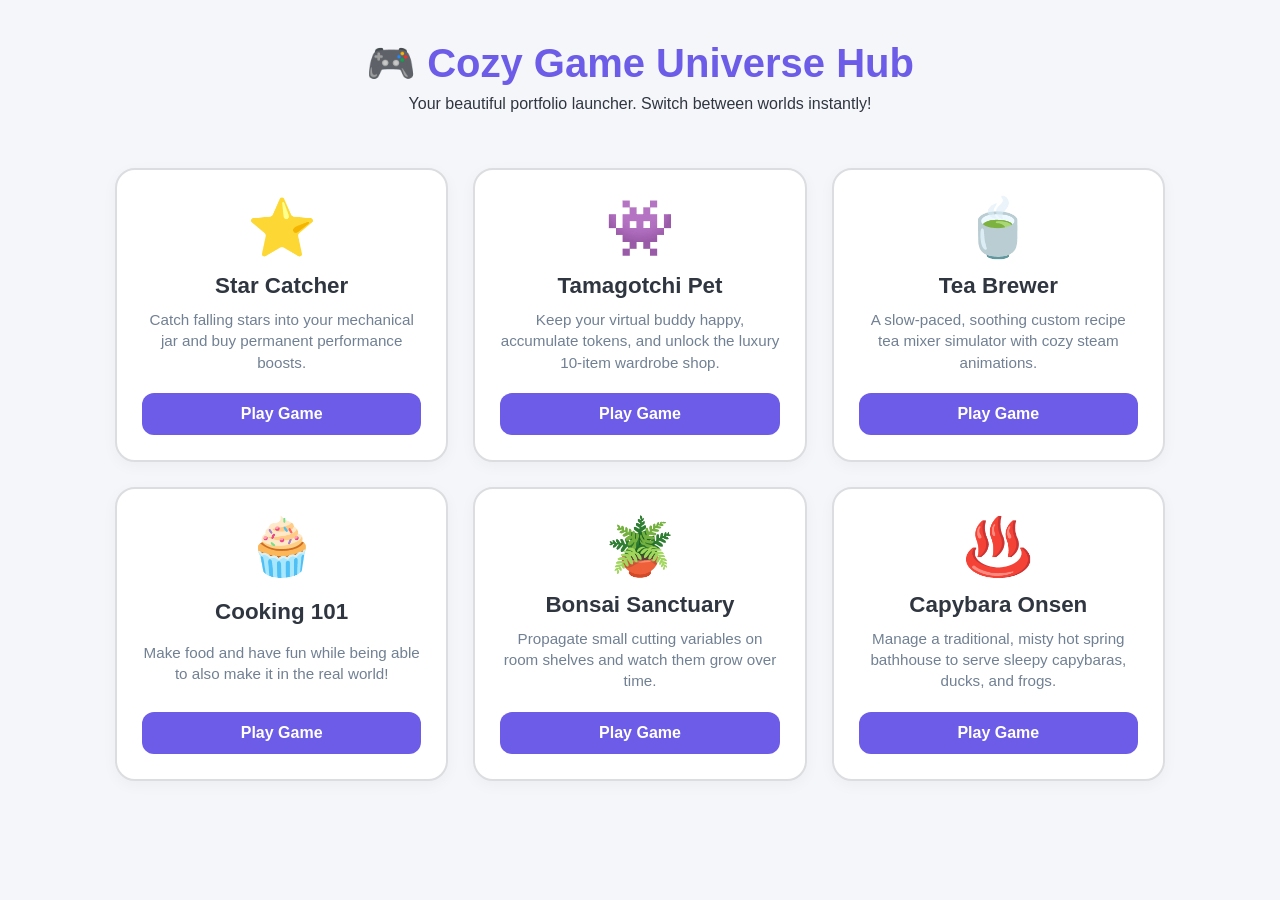
<file: index.html>
<!DOCTYPE html>
<html lang="en">
<head>
    <meta charset="UTF-8">
    <meta name="viewport" content="width=device-width, initial-scale=1.0">
    <title>Cozy Game Studio Hub</title>
    <style>
        :root {
            --bg: #f5f6fa;
            --primary: #6c5ce7;
            --card-bg: #ffffff;
            --dark: #2f3640;
        }
        * { box-sizing: border-box; font-family: 'Segoe UI', sans-serif; margin: 0; padding: 0; }
        body { background: var(--bg); color: var(--dark); padding: 40px 20px; display: flex; flex-direction: column; align-items: center; }
        header { text-align: center; margin-bottom: 35px; }
        header h1 { color: var(--primary); font-size: 2.5rem; margin-bottom: 8px; }
        
        /* The Fixed Grid Wrapper that maps all 6 games side-by-side */
        .grid { 
            display: grid; 
            grid-template-columns: repeat(auto-fit, minmax(280px, 1fr)); 
            gap: 25px; 
            max-width: 1050px; 
            width: 100%; 
            margin-top: 20px;
        }
        
        .card {
            background: var(--card-bg);
            padding: 25px;
            border-radius: 20px;
            box-shadow: 0 4px 15px rgba(0,0,0,0.04);
            text-align: center;
            display: flex;
            flex-direction: column;
            justify-content: space-between;
            align-items: center;
            border: 2px solid #dcdde1;
            transition: transform 0.2s, box-shadow 0.2s;
        }
        .card:hover { 
            transform: translateY(-5px); 
            box-shadow: 0 8px 25px rgba(0,0,0,0.08); 
        }
        .card .icon { font-size: 3.5rem; margin-bottom: 12px; }
        .card h3 { margin-bottom: 10px; font-size: 1.4rem; color: var(--dark); }
        .card p { font-size: 0.95rem; color: #718093; margin-bottom: 20px; line-height: 1.4; }
        
        .play-btn {
            background: var(--primary);
            color: white;
            border: none;
            padding: 12px 24px;
            border-radius: 12px;
            font-weight: bold;
            cursor: pointer;
            font-size: 1rem;
            width: 100%;
            transition: opacity 0.2s;
        }
        .play-btn:hover { opacity: 0.9; }
    </style>
</head>
<body>

    <header>
        <h1>🎮 Cozy Game Universe Hub</h1>
        <p>Your beautiful portfolio launcher. Switch between worlds instantly!</p>
    </header>

    <!-- MAIN DASHBOARD CONTENT MATRIX GRID LISTING ALL 6 COZY MODULES -->
    <main class="grid">
        <!-- Game 1: Star Catcher -->
        <div class="card">
            <div class="icon">⭐</div>
            <h3>Star Catcher</h3>
            <p>Catch falling stars into your mechanical jar and buy permanent performance boosts.</p>
            <button class="play-btn" onclick="location.href='./games/star-catcher/index.html'">Play Game</button>
        </div>

        <!-- Game 2: Tamagotchi -->
        <div class="card">
            <div class="icon">👾</div>
            <h3>Tamagotchi Pet</h3>
            <p>Keep your virtual buddy happy, accumulate tokens, and unlock the luxury 10-item wardrobe shop.</p>
            <button class="play-btn" onclick="location.href='./games/tamagotchi/index.html'">Play Game</button>
        </div>

        <!-- Game 3: Tea Brewer -->
        <div class="card">
            <div class="icon">🍵</div>
            <h3>Tea Brewer</h3>
            <p>A slow-paced, soothing custom recipe tea mixer simulator with cozy steam animations.</p>
            <button class="play-btn" onclick="location.href='./games/boba-mixer/index.html'">Play Game</button>
        </div>

        <!-- Game 4: Diorama Decorator -->
        <div class="card">
            <div class="icon">🧁</div>
            <h3>Cooking 101</h3>
            <p>Make food and have fun while being able to also make it in the real world!</p>
            <button class="play-btn" onclick="location.href='./games/scrapbook/index.html'">Play Game</button>
        </div>

        <!-- Game 5: Bonsai Sanctuary -->
        <div class="card">
            <div class="icon">🪴</div>
            <h3>Bonsai Sanctuary</h3>
            <p>Propagate small cutting variables on room shelves and watch them grow over time.</p>
            <button class="play-btn" onclick="location.href='./games/gardening/index.html'">Play Game</button>
        </div>

        <!-- Game 6: Capybara Onsen Spa -->
        <div class="card">
            <div class="icon">♨️</div>
            <h3>Capybara Onsen</h3>
            <p>Manage a traditional, misty hot spring bathhouse to serve sleepy capybaras, ducks, and frogs.</p>
            <button class="play-btn" onclick="location.href='./games/shiba-cafe/index.html'">Play Game</button>
        </div>
    </main>

</body>
</html>
</file>
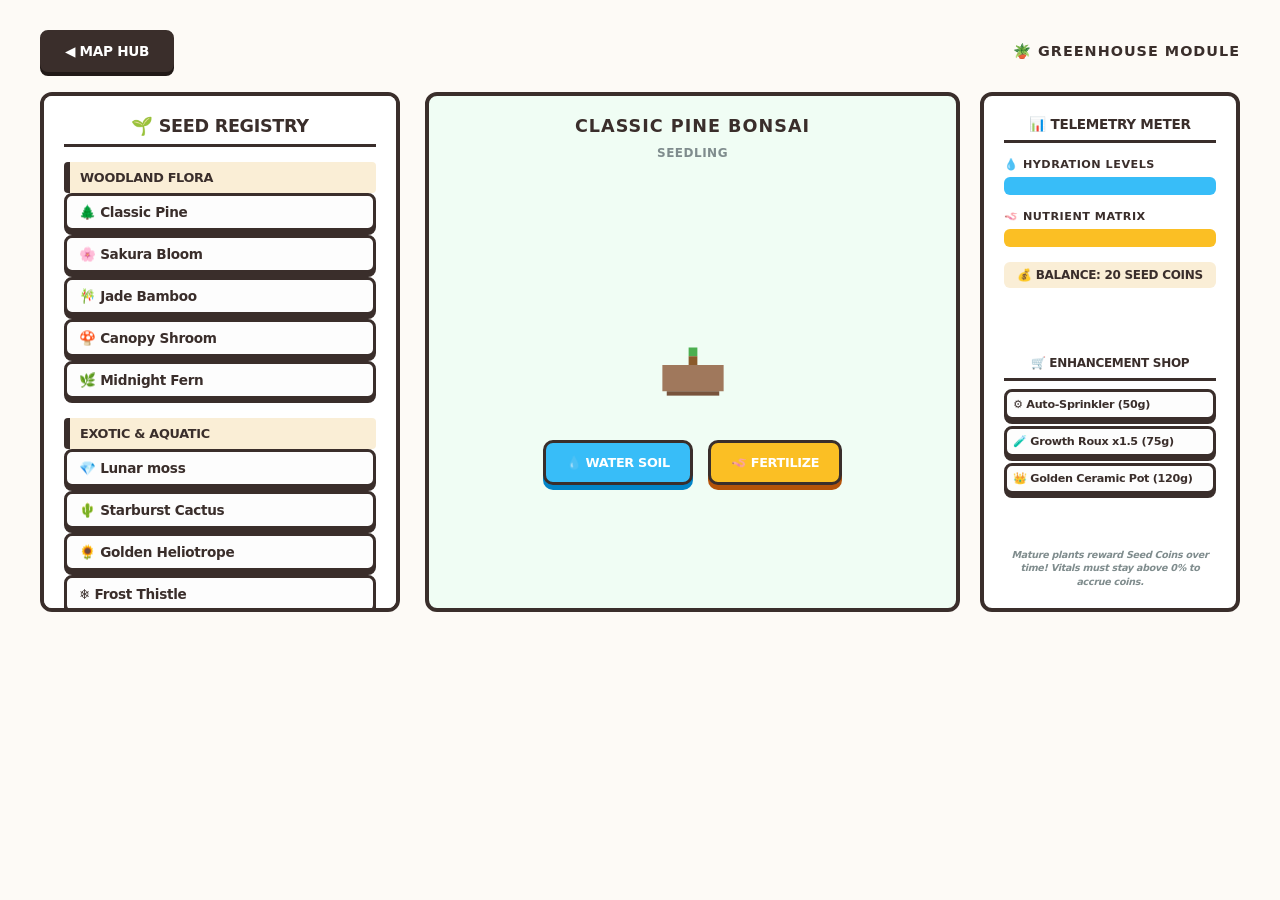
<file: games/gardening/index.html>
<!DOCTYPE html>
<html lang="en">
    <!-- Reuses your existing cozy dashboard look -->
<head>
    <meta charset="UTF-8">
    <meta name="viewport" content="width=device-width, initial-scale=1.0">
    <title>Pixel Bonsai Laboratory</title>
    
    <!-- CLEAN STYLE OVERRIDE BLOCK (Ditches Courier completely) -->
    <style>
        * {
            box-sizing: border-box;
            margin: 0;
            padding: 0;
            /* Sharp, clean modern sans-serif arcade font cluster */
            font-family: system-ui, -apple-system, BlinkMacSystemFont, 'Segoe UI', Roboto, sans-serif;
            font-weight: 800; /* Extra bold text for crisp button layouts */
            letter-spacing: -0.3px;
        }

        body {
            background: #fdfaf6;
            color: #3a2e2b;
            padding: 30px;
            display: flex;
            flex-direction: column;
            align-items: center;
        }

        .nav-row {
            width: 100%;
            max-width: 1200px;
            margin-bottom: 20px;
            display: flex;
            align-items: center;
            justify-content: space-between;
        }

        .back-btn { 
            background: #3a2e2b; 
            color: #ffffff;
            border: 3px solid #3a2e2b;
            padding: 10px 22px;
            cursor: pointer;
            border-radius: 8px;
            text-transform: uppercase;
            font-size: 0.85rem;
            box-shadow: 0 4px 0 #211917;
            transition: transform 0.1s;
        }
        .back-btn:active { transform: translateY(4px); box-shadow: none; }

        .cooking-grid {
            display: grid;
            grid-template-columns: 360px 1fr;
            gap: 25px;
            max-width: 1200px;
            width: 100%;
        }

        .section-pantry {
            background: #ffffff;
            border: 4px solid #3a2e2b;
            border-radius: 12px;
            padding: 20px;
            height: 520px;
            overflow-y: auto;
        }

        .section-pantry h3 {
            text-align: center;
            margin-bottom: 15px;
            text-transform: uppercase;
            font-size: 1.1rem;
            border-bottom: 3px solid #3a2e2b;
            padding-bottom: 8px;
        }

        .shelf-title {
            font-size: 0.8rem;
            margin-top: 15px;
            background: #faeed6;
            padding: 8px 10px;
            border-radius: 4px;
            border-left: 6px solid #3a2e2b;
            text-transform: uppercase;
        }

        .mode-toggle-btn {
            width: 100%;
            padding: 10px;
            font-size: 0.85rem;
            font-weight: bold;
            border: 3px solid #3a2e2b;
            border-radius: 8px;
            cursor: pointer;
            background: #fdfdfd;
            color: #3a2e2b;
            box-shadow: 0 4px 0 #3a2e2b;
            margin-bottom: 6px;
            transition: all 0.05s ease-in-out;
        }
        .mode-toggle-btn:hover { background: #faeed6; }
        .mode-toggle-btn:active { transform: translateY(2px); box-shadow: 0 2px 0 #3a2e2b; }

        .section-kitchen {
            display: flex;
            flex-direction: column;
            gap: 25px;
        }

        .stove-and-tracker-row {
            display: grid;
            grid-template-columns: 1fr 260px;
            gap: 20px;
            width: 100%;
        }

        .stove-station {
            background: #f5edd7;
            border: 4px solid #3a2e2b;
            border-radius: 12px;
            position: relative;
            display: flex;
            flex-direction: column;
            align-items: center;
            justify-content: center;
        }

        .cook-btn {
            background: #38bdf8;
            color: #ffffff;
            border: 3px solid #3a2e2b;
            padding: 12px 24px;
            font-size: 0.9rem;
            text-transform: uppercase;
            cursor: pointer;
            border-radius: 10px;
            box-shadow: 0 5px 0 #0284c7;
            transition: transform 0.1s;
        }
        .cook-btn:active { transform: translateY(5px); box-shadow: none; }

        .added-ingredients-tracker {
            background: #ffffff;
            border: 4px solid #3a2e2b;
            border-radius: 12px;
            padding: 20px;
            display: flex;
            flex-direction: column;
            height: 520px;
        }
        .added-ingredients-tracker h4 {
            font-size: 0.85rem;
            text-transform: uppercase;
            border-bottom: 3px solid #3a2e2b;
            padding-bottom: 8px;
            margin-bottom: 12px;
            text-align: center;
        }
    </style>
</head>

</head>
<body>

    <!-- CONTROL HEADER ROW -->
    <div class="nav-row">
        <button class="back-btn" onclick="location.href='../../index.html'">◀ MAP HUB</button>
        <div style="font-size: 0.9rem; text-transform: uppercase; letter-spacing: 1px;">🪴 Greenhouse Module</div>
    </div>

    <!-- MAIN TWO COLUMN GRID SYSTEM -->
    <div class="cooking-grid">
        
        <!-- SIDEBAR MENU: 10 DISTINCT SEED SPECIMENS -->
        <aside class="section-pantry" style="height: 520px;">
            <h3>🌱 SEED REGISTRY</h3>
            
            <div class="shelf-title">Woodland Flora</div>
            <div class="ingredient-shelf" style="grid-template-columns: 1fr;">
                <button class="mode-toggle-btn" style="text-align:left; padding:8px 12px; margin-bottom:4px;" onclick="switchBonsaiSpecimen('pine')">🌲 Classic Pine</button>
                <button class="mode-toggle-btn" style="text-align:left; padding:8px 12px; margin-bottom:4px;" onclick="switchBonsaiSpecimen('sakura')">🌸 Sakura Bloom</button>
                <button class="mode-toggle-btn" style="text-align:left; padding:8px 12px; margin-bottom:4px;" onclick="switchBonsaiSpecimen('bamboo')">🎋 Jade Bamboo</button>
                <button class="mode-toggle-btn" style="text-align:left; padding:8px 12px; margin-bottom:4px;" onclick="switchBonsaiSpecimen('shroom')">🍄 Canopy Shroom</button>
                <button class="mode-toggle-btn" style="text-align:left; padding:8px 12px; margin-bottom:4px;" onclick="switchBonsaiSpecimen('fern')">🌿 Midnight Fern</button>
            </div>

            <div class="shelf-title" style="margin-top:15px;">Exotic & Aquatic</div>
            <div class="ingredient-shelf" style="grid-template-columns: 1fr;">
                <button class="mode-toggle-btn" style="text-align:left; padding:8px 12px; margin-bottom:4px;" onclick="switchBonsaiSpecimen('crystal')">💎 Lunar moss</button>
                <button class="mode-toggle-btn" style="text-align:left; padding:8px 12px; margin-bottom:4px;" onclick="switchBonsaiSpecimen('cactus')">🌵 Starburst Cactus</button>
                <button class="mode-toggle-btn" style="text-align:left; padding:8px 12px; margin-bottom:4px;" onclick="switchBonsaiSpecimen('heliotrope')">🌻 Golden Heliotrope</button>
                <button class="mode-toggle-btn" style="text-align:left; padding:8px 12px; margin-bottom:4px;" onclick="switchBonsaiSpecimen('thistle')">❄️ Frost Thistle</button>
                <button class="mode-toggle-btn" style="text-align:left; padding:8px 12px; margin-bottom:4px;" onclick="switchBonsaiSpecimen('coral')">🪸 Coral Fan</button>
            </div>
        </aside>

        <!-- MAIN GREENHOUSE COUNTERTOP WORKSPACE -->
        <div class="section-kitchen">
            <div class="stove-and-tracker-row" style="grid-template-columns: 1fr 260px;">
                
                <!-- Central Incubator Stand -->
                <main class="stove-station" style="height: 520px; background: #f0fdf4;">
                    <!-- Dynamically managed titles via code -->
                    <h2 id="plant-title-node" style="position:absolute; top:20px; text-transform:uppercase; font-size:1.1rem; letter-spacing:1px;">Classic Pine Bonsai</h2>
                    <h4 id="plant-stage-node" style="position:absolute; top:50px; font-size:0.75rem; color:#7f8c8d; letter-spacing:0.5px;">SPROUT</h4>

                    <!-- Vector Output Canvas Window Slot -->
                    <div id="bonsai-core-vector" style="width:140px; height:140px; margin-top:40px; margin-bottom:20px; transition:all 0.3s ease;">
                        <!-- Initial asset layer dynamically built by script -->
                    </div>

                    <!-- Care Interaction Input Row -->
                    <div style="display:flex; gap:15px; width:90%; justify-content:center; margin-top:20px;">
                        <button class="cook-btn" style="background:#38bdf8; box-shadow:0 5px 0 #0284c7; margin:0; padding:12px 20px; font-size:0.8rem;" onclick="waterPlant()">💧 WATER SOIL</button>
                        <button class="cook-btn" style="background:#fbbf24; box-shadow:0 5px 0 #b45309; margin:0; padding:12px 20px; font-size:0.8rem;" onclick="fertilizePlant()">🪱 FERTILIZE</button>
                    </div>
                </main>

                <!-- RIGHT PANEL: METRIC VITALS TRACKER -->
                <!-- RIGHT PANEL: METRIC VITALS TRACKER & UPGRADE LABORATORY SHOP -->
<aside class="added-ingredients-tracker" style="height: 520px; padding:20px; display: flex; flex-direction: column; justify-content: space-between;">
    <div>
        <h4>📊 TELEMETRY METER</h4>

        <div style="margin-top:15px;">
            <div style="font-size:0.7rem; margin-bottom:6px; letter-spacing:0.5px;">💧 HYDRATION LEVELS</div>
            <div style="width:100%; height:18px; background:#e2e8f0; border:3px solid var(--border-dark); border-radius:6px; overflow:hidden;">
                <div id="hydration-bar" style="width:80%; height:100%; background:#38bdf8; transition:width 0.2s ease-out;"></div>
            </div>
        </div>

        <div style="margin-top:15px;">
            <div style="font-size:0.7rem; margin-bottom:6px; letter-spacing:0.5px;">🪱 NUTRIENT MATRIX</div>
            <div style="width:100%; height:18px; background:#e2e8f0; border:3px solid var(--border-dark); border-radius:6px; overflow:hidden;">
                <div id="nutrients-bar" style="width:80%; height:100%; background:#fbbf24; transition:width 0.2s ease-out;"></div>
            </div>
        </div>

        <!-- WALLET BALANCER LOG ELEMENT -->
        <div style="margin-top:15px; background:#faeed6; padding:6px 10px; border-radius:6px; border:2px solid var(--border-dark); font-size:0.75rem; text-align:center;">
            💰 BALANCE: <span id="player-wallet-lbl">0</span> SEED COINS
        </div>
    </div>

    <!-- NEW INTERACTIVE LABORATORY SHOP OVERLAY -->
    <div style="border-top:3px dashed var(--border-dark); padding-top:12px; margin-top:10px;">
        <h4 style="font-size:0.75rem; margin-bottom:8px;">🛒 ENHANCEMENT SHOP</h4>
        <div style="display:flex; flex-direction:column; gap:6px;">
            <button class="mode-toggle-btn" id="shop-sprinkler-btn" style="padding:6px; font-size:0.7rem; text-align:left; margin:0;" onclick="buyShopItem('sprinkler')">⚙️ Auto-Sprinkler (50g)</button>
            <button class="mode-toggle-btn" id="shop-roux-btn" style="padding:6px; font-size:0.7rem; text-align:left; margin:0;" onclick="buyShopItem('roux')">🧪 Growth Roux x1.5 (75g)</button>
            <button class="mode-toggle-btn" id="shop-pot-btn" style="padding:6px; font-size:0.7rem; text-align:left; margin:0;" onclick="buyShopItem('goldPot')">👑 Golden Ceramic Pot (120g)</button>
        </div>
    </div>

    <div style="border-top:2px dashed var(--border-dark); padding-top:8px; text-align:center;">
        <div style="font-size:0.6rem; line-height:1.4; color:#7f8c8d; font-style:italic;" id="shop-status-msg">
            Mature plants reward Seed Coins over time! Vitals must stay above 0% to accrue coins.
        </div>
    </div>
</aside>

            </div>
        </div>

    </div>

    <!-- Core Script Boot Linkage -->
    <script src="script.js"></script>
</body>
</html>
</file>
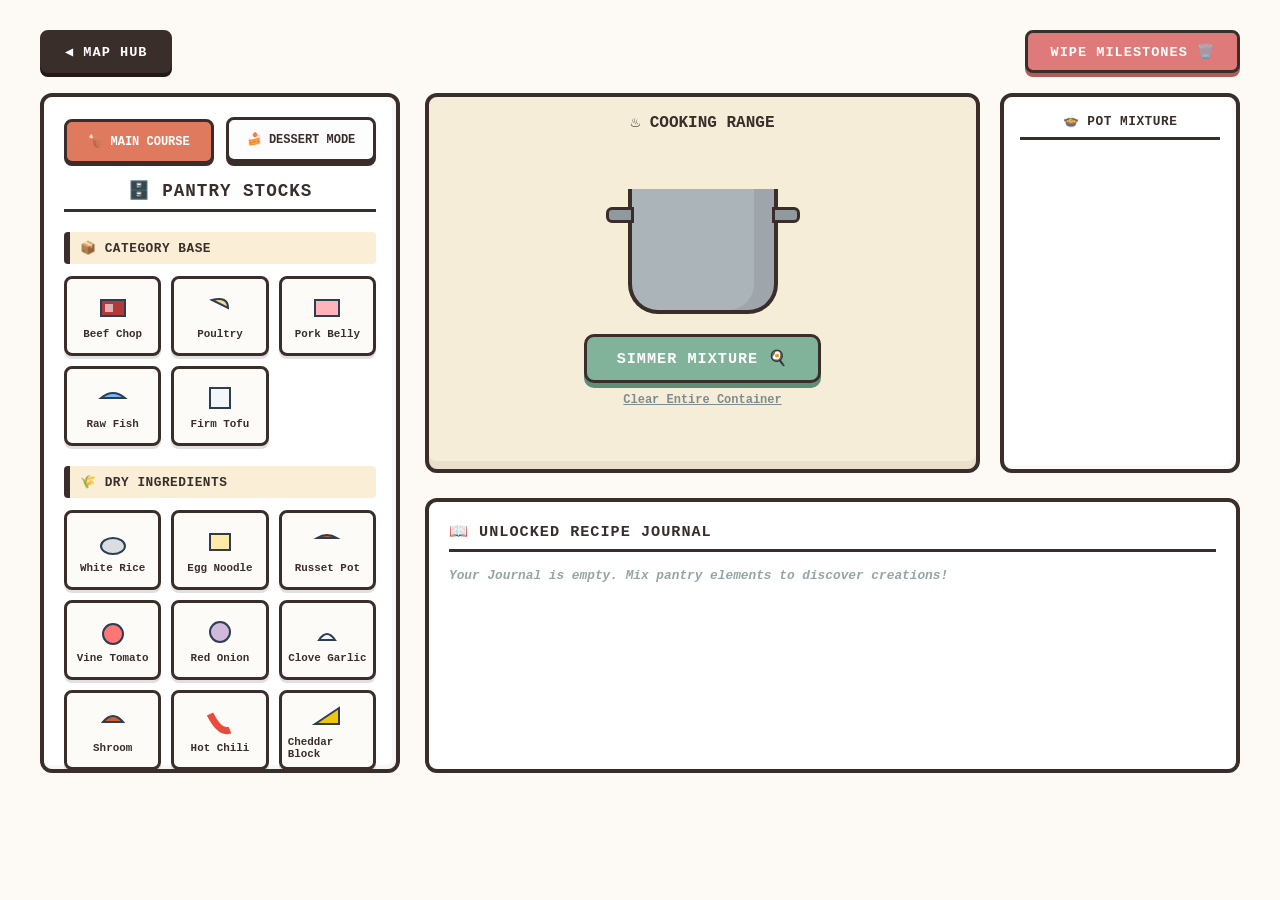
<file: games/scrapbook/index.html>
<!DOCTYPE html>
<html lang="en">
<head>
    <meta charset="UTF-8">
    <meta name="viewport" content="width=device-width, initial-scale=1.0">
    <title>Pixel Alchemy Kitchen</title>
    <!-- Connects the modular CSS document configuration -->
    <link rel="stylesheet" href="style.css">
</head>
<body>

    <!-- CONTROL HEADER ROW -->
    <div class="nav-row">
        <button class="back-btn" onclick="location.href='../../index.html'">◀ MAP HUB</button>
        <button class="clear-btn" onclick="purgeMilestoneMemory()">WIPE MILESTONES 🗑️</button>
    </div>

    <!-- MAIN TWO COLUMN GAME LAYOUT SYSTEM -->
    <!-- MAIN TWO COLUMN GAME LAYOUT SYSTEM -->
<div class="cooking-grid">
    <!-- SIDEBAR PANTRY PLATFORM -->
    <aside class="section-pantry">
        <!-- Dynamic Kitchen Mode Buttons -->
        <div class="mode-toggle-panel">
            <button id="btn-mode-main" class="mode-toggle-btn active-main" onclick="toggleKitchenMode('main')">🍗 MAIN COURSE</button>
            <button id="btn-mode-dessert" class="mode-toggle-btn" onclick="toggleKitchenMode('dessert')">🍰 DESSERT MODE</button>
        </div>
        <h3>🗄️ PANTRY STOCKS</h3>
        <div class="shelf-title">📦 Category Base</div>
        <div class="ingredient-shelf" id="shelf-proteins"></div>
        <div class="shelf-title">🌾 Dry Ingredients</div>
        <div class="ingredient-shelf" id="shelf-vegetables"></div>
        <div class="shelf-title">Honey Toppings & Mixers</div>
        <div class="ingredient-shelf" id="shelf-sauces"></div>
    </aside>

    <!-- KITCHEN COUNTERTOP & LOG HUB -->
    <div class="section-kitchen">
        <div class="stove-and-tracker-row">
            <!-- Left Stove/Oven Countertop Workspace -->
            <main class="stove-station" style="margin: 0; height: 380px;">
                <h3 id="appliance-title" style="position:absolute; top:15px; text-transform:uppercase; font-size:1rem; z-index:10;">♨️ Cooking Range</h3>
                
                <!-- Dynamic Appliance Display Container -->
                <div id="cooking-appliance-frame" class="stockpot">
                    <div class="pot-contents" id="pot-contents">
                        <div class="soup-bubble-layer" id="soup-bubble-layer"></div>
                    </div>
                </div>
                
                <button class="cook-btn" id="cook-action-btn" onclick="compilePotRecipe()">SIMMER MIXTURE 🍳</button>
                <button style="background:none; border:none; text-decoration:underline; font-size:0.75rem; color:#7f8c8d; margin-top:10px; cursor:pointer;" onclick="clearStockpot()">Clear Entire Container</button>
            </main>

            <!-- THE RIGHT SIDE LOG TRACKER BOX WITH INDIVIDUAL REMOVALS -->
            <!-- THE RIGHT SIDE LOG TRACKER BOX WITH INDIVIDUAL REMOVALS -->
<aside class="added-ingredients-tracker">
    <h4>🍲 POT MIXTURE</h4>
    <div class="tracker-pills-list" id="tracker-pills-list"></div>
</aside>

        </div>

        <!-- RECIPE JOURNAL UNLOCKS INDEX -->
        <section class="recipe-book-panel">
            <h4>📖 UNLOCKED RECIPE JOURNAL</h4>
            <div class="saved-recipe-grid" id="saved-recipe-grid"></div>
        </section>
    </div>
</div>

    <!-- FLOATING POPUP DIALOG MODULE CONTAINER -->
    <div class="popup-modal" id="recipe-modal">
        <button class="close-modal-btn" onclick="closeModal()">X</button>
        <h3 id="modal-title" style="margin-bottom:12px; border-bottom:2px solid #2c3e50; padding-bottom:4px; color:#2ecc71;">Dish</h3>
        <div style="font-weight:bold; font-size:0.75rem; color:#7f8c8d; margin-bottom:4px;">REAL WORLD METHOD:</div>
        <p id="modal-text" style="font-size:0.9rem; line-height:1.4; color:#34495e;"></p>
    </div>

    <!-- THREE-PART DATA IMPORTS CHAIN RUNNING SEQUENTIALLY BEFORE MAIN CORE SCRIPT -->
    <script src="script-data-1.js"></script>
    <script src="script-data-2.js"></script>
    <script src="script.js"></script>
</body>
</html>
</file>
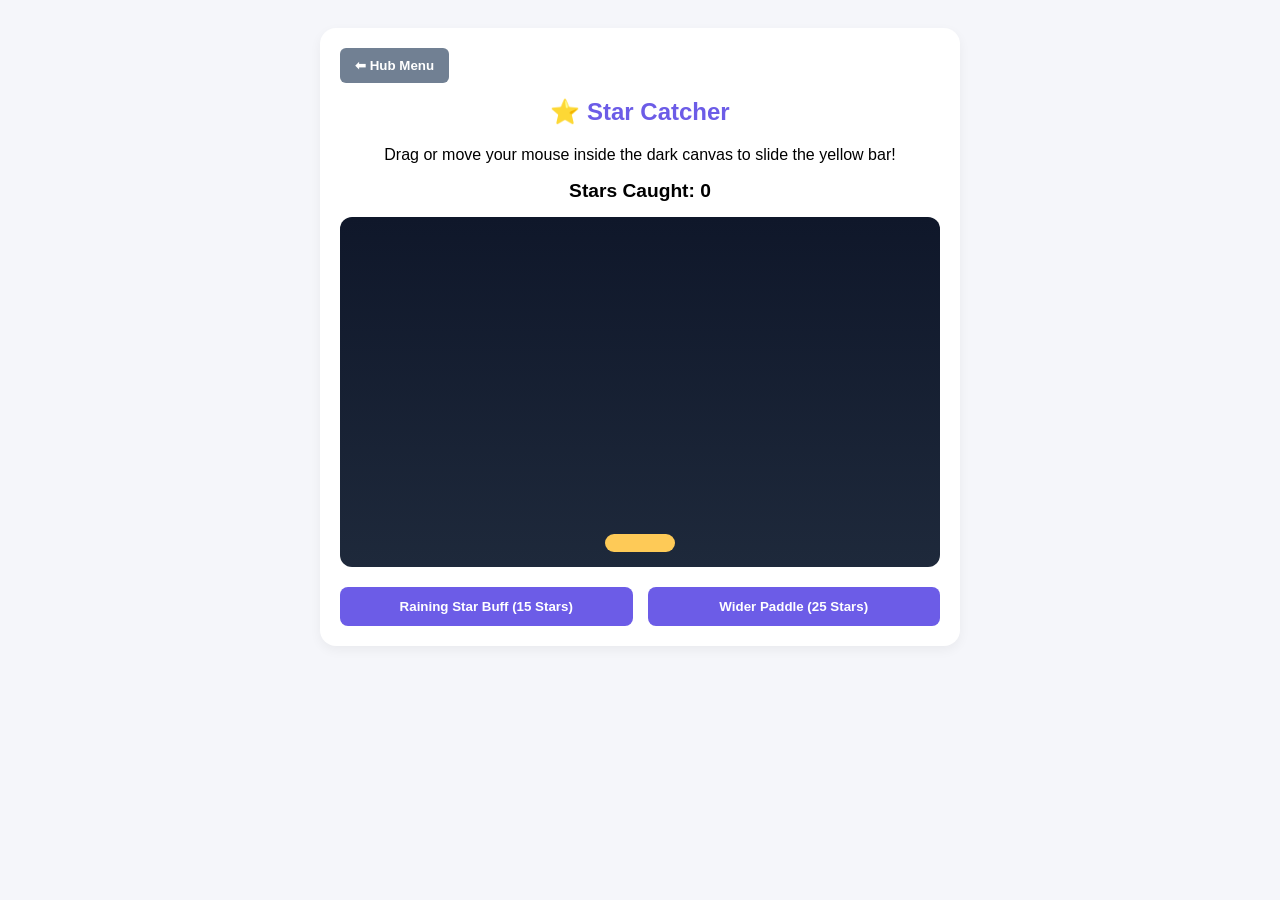
<file: games/star-catcher/index.html>
<!DOCTYPE html>
<html lang="en">
<head>
    <meta charset="UTF-8">
    <meta name="viewport" content="width=device-width, initial-scale=1.0">
    <title>Star Catcher Arcade</title>
    <style>
        body { background: #f5f6fa; font-family: 'Segoe UI', sans-serif; display: flex; flex-direction: column; align-items: center; padding: 20px; }
        .game-box { background: white; padding: 20px; border-radius: 16px; box-shadow: 0 4px 12px rgba(0,0,0,0.05); max-width: 600px; width: 100%; text-align: center; }
        .back-btn { background: #718093; color: white; border: none; padding: 10px 15px; border-radius: 6px; font-weight: bold; cursor: pointer; float: left; margin-bottom: 15px; }
        
        .score-row { font-size: 1.2rem; font-weight: bold; margin: 15px 0; display: flex; justify-content: space-around; }
        
        .game-area {
            position: relative;
            width: 100%;
            height: 350px;
            background: linear-gradient(to bottom, #0f172a, #1e293b);
            border-radius: 12px;
            overflow: hidden;
            cursor: crosshair;
        }
        #basket {
            position: absolute;
            bottom: 15px;
            left: 50%;
            height: 18px;
            background: #feca57;
            border-radius: 10px;
            transform: translateX(-50%);
        }
        .star { position: absolute; font-size: 1.6rem; user-select: none; }
        
        .upgrades { display: flex; gap: 15px; margin-top: 20px; }
        .up-btn { background: #6c5ce7; color: white; border: none; padding: 12px; border-radius: 8px; width: 100%; font-weight: bold; cursor: pointer; }
    </style>
</head>
<body>

    <div class="game-box">
        <button class="back-btn" onclick="location.href='../../index.html'">⬅ Hub Menu</button>
        <h2 style="clear:both; color:#6c5ce7;">⭐ Star Catcher</h2>
        <p>Drag or move your mouse inside the dark canvas to slide the yellow bar!</p>
        
        <div class="score-row">
            <span>Stars Caught: <span id="star-ui">0</span></span>
        </div>

        <div class="game-area" id="canvas">
            <div id="basket"></div>
        </div>

        <div class="upgrades">
            <button class="up-btn" onclick="upgrade('spawn')">Raining Star Buff (15 Stars)</button>
            <button class="up-btn" onclick="upgrade('size')">Wider Paddle (25 Stars)</button>
        </div>
    </div>

    <script>
        let stars = parseInt(localStorage.getItem('hub_stars')) || 0;
        let width = parseInt(localStorage.getItem('sc_width')) || 70;
        let speed = parseInt(localStorage.getItem('sc_speed')) || 1500;
        
        const canvas = document.getElementById('canvas');
        const basket = document.getElementById('basket');
        
        function updateUI() {
            document.getElementById('star-ui').innerText = stars;
            basket.style.width = width + 'px';
            localStorage.setItem('hub_stars', stars);
        }
        updateUI();

        canvas.addEventListener('mousemove', (e) => {
            let rect = canvas.getBoundingClientRect();
            let x = e.clientX - rect.left;
            if (x < width/2) x = width/2;
            if (x > rect.width - width/2) x = rect.width - width/2;
            basket.style.left = x + 'px';
        });

        function spawnStar() {
            const star = document.createElement('div');
            star.className = 'star';
            star.innerText = '⭐';
            star.style.left = Math.random() * (canvas.clientWidth - 25) + 'px';
            star.style.top = '0px';
            canvas.appendChild(star);

            let topY = 0;
            let fall = setInterval(() => {
                topY += 4;
                star.style.top = topY + 'px';

                let bRect = basket.getBoundingClientRect();
                let sRect = star.getBoundingClientRect();

                if (sRect.bottom >= bRect.top && sRect.left >= bRect.left && sRect.right <= bRect.right) {
                    stars++;
                    updateUI();
                    clearInterval(fall);
                    star.remove();
                }
                if (topY > canvas.clientHeight) {
                    clearInterval(fall);
                    star.remove();
                }
            }, 20);
        }
        let loop = setInterval(spawnStar, speed);

        function upgrade(type) {
            if (type === 'spawn' && stars >= 15) {
                stars -= 15;
                speed = Math.max(400, speed - 300);
                localStorage.setItem('sc_speed', speed);
                clearInterval(loop);
                loop = setInterval(spawnStar, speed);
            } else if (type === 'size' && stars >= 25) {
                stars -= 25;
                width += 25;
                localStorage.setItem('sc_width', width);
            } else {
                alert("Earn more stars inside the catching box first!");
                return;
            }
            updateUI();
        }
    </script>
</body>
</html>
</file>
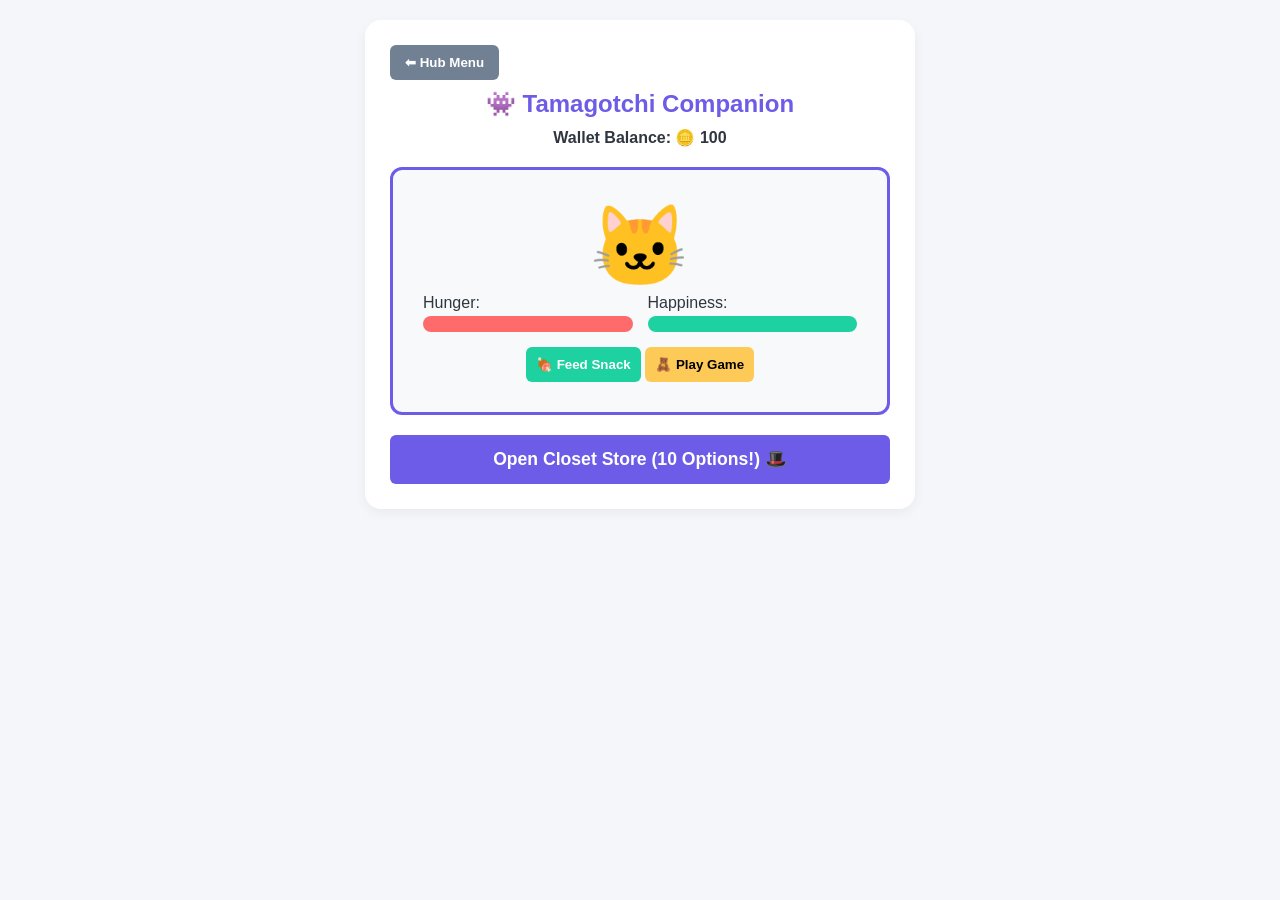
<file: games/tamagotchi/index.html>
<!DOCTYPE html>
<html lang="en">
<head>
    <meta charset="UTF-8">
    <meta name="viewport" content="width=device-width, initial-scale=1.0">
    <title>Tamagotchi Evolution Companion</title>
    <style>
        * { box-sizing: border-box; font-family: 'Segoe UI', sans-serif; margin: 0; padding: 0; }
        body { background: #f5f6fa; color: #2f3640; padding: 20px; display: flex; flex-direction: column; align-items: center; }
        .game-box { background: white; padding: 25px; border-radius: 16px; box-shadow: 0 4px 12px rgba(0,0,0,0.05); max-width: 550px; width: 100%; text-align: center; }
        .nav-btn { background: #718093; color: white; border: none; padding: 10px 15px; border-radius: 6px; font-weight: bold; cursor: pointer; float: left; }
        
        .stage { background: #f8f9fa; border: 3px solid #6c5ce7; border-radius: 12px; padding: 30px; margin: 20px 0; position: relative; }
        #pet { font-size: 5rem; display: inline-block; position: relative; }
        #hat-slot { position: absolute; top: -15px; left: 50%; transform: translateX(-50%); font-size: 2.2rem; }
        
        .bars { display: grid; grid-template-columns: 1fr 1fr; gap: 15px; margin-bottom: 15px; text-align: left; }
        .bar { background: #eee; height: 16px; border-radius: 8px; overflow: hidden; margin-top: 4px; }
        .fill { height: 100%; width: 100%; transition: width 0.3s; }
        
        .view-panel { display: none; }
        .view-panel.active { display: block; }
        .boutique-grid { display: grid; grid-template-columns: 1fr 1fr; gap: 10px; margin-top: 15px; height: 260px; overflow-y: auto; padding: 5px; }
        .boutique-node { background: #f1f2f6; padding: 10px; border-radius: 8px; border: 2px solid #ced6e0; display: flex; justify-content: space-between; align-items: center; }
        .buy-btn { background: #6c5ce7; color: white; border: none; padding: 6px 12px; border-radius: 6px; cursor: pointer; font-weight: bold; }
    </style>
</head>
<body>
    <div class="game-box">
        <!-- SCREEN VIEW 1: MAIN GAMEPET CODES -->
        <div id="pet-screen" class="view-panel active">
            <button class="nav-btn" onclick="location.href='../../index.html'">⬅ Hub Menu</button>
            <h2 style="color:#6c5ce7; clear:both; padding-top:10px;">👾 Tamagotchi Companion</h2>
            <div style="font-weight: bold; margin: 10px 0;">Wallet Balance: 🪙 <span id="token-ui">100</span></div>

            <div class="stage">
                <div id="pet">🐱<span id="hat-slot"></span></div>
                <div class="bars">
                    <div>Hunger: <div class="bar"><div id="f-hunger" class="fill" style="background:#ff6b6b;"></div></div></div>
                    <div>Happiness: <div class="bar"><div id="f-joy" class="fill" style="background:#1dd1a1;"></div></div></div>
                </div>
                <button class="buy-btn" style="background:#1dd1a1; padding:10px;" onclick="feed()">🍖 Feed Snack</button>
                <button class="buy-btn" style="background:#feca57; padding:10px; color:black;" onclick="play()">🧸 Play Game</button>
            </div>
            <button class="buy-btn" style="width:100%; padding:14px; font-size:1.1rem; background:#6c5ce7;" onclick="toggleStore(true)">Open Closet Store (10 Options!) 🎩</button>
        </div>

        <!-- SCREEN VIEW 2: 10 ITEM WARDROBE DECK -->
        <div id="store-screen" class="view-panel">
            <button class="nav-btn" onclick="toggleStore(false)">⬅ Return to Pet</button>
            <h2 style="color:#6c5ce7; clear:both; padding-top:10px;">🎩 Luxury Accessory Boutique</h2>
            <p style="font-size:0.85rem; color:#718093; margin-bottom:10px;">Spend currency to purchase and wear accessories instantly!</p>
            
            <div class="boutique-grid">
                <div class="boutique-node"><span>👑 Royal Crown</span><button class="buy-btn" onclick="purchaseHat('👑', 40)">40🪙</button></div>
                <div class="boutique-node"><span>🕶️ Cool Shades</span><button class="buy-btn" onclick="purchaseHat('🕶️', 30)">30🪙</button></div>
                <div class="boutique-node"><span>🎩 Top Hat</span><button class="buy-btn" onclick="purchaseHat('🎩', 50)">50🪙</button></div>
                <div class="boutique-node"><span>🎀 Cute Ribbon</span><button class="buy-btn" onclick="purchaseHat('🎀', 20)">20🪙</button></div>
                <div class="boutique-node"><span>🎓 Graduate Cap</span><button class="buy-btn" onclick="purchaseHat('🎓', 60)">60🪙</button></div>
                <div class="boutique-node"><span>🤠 Cowboy Hat</span><button class="buy-btn" onclick="purchaseHat('🤠', 45)">45🪙</button></div>
                <div class="boutique-node"><span>🎅 Santa Hood</span><button class="buy-btn" onclick="purchaseHat('🎅', 35)">35🪙</button></div>
                <div class="boutique-node"><span>🪖 Soldier Helmet</span><button class="buy-btn" onclick="purchaseHat('🪖', 75)">75🪙</button></div>
                <div class="boutique-node"><span>🥳 Party Cone</span><button class="buy-btn" onclick="purchaseHat('🥳', 15)">15🪙</button></div>
                <div class="boutique-node"><span>❌ Strip Clothing</span><button class="buy-btn" style="background:#ff6b6b" onclick="purchaseHat('', 0)">Free</button></div>
            </div>
        </div>
    </div>

    <script>
        let tokens = parseInt(localStorage.getItem('hub_tokens')) || 100;
        let hunger = 100, joy = 100;

        function updateUI() {
            document.getElementById('token-ui').innerText = tokens;
            document.getElementById('f-hunger').style.width = hunger + '%';
            document.getElementById('f-joy').style.width = joy + '%';
            localStorage.setItem('hub_tokens', tokens);
        }
        updateUI();

        setInterval(() => {
            hunger = Math.max(0, hunger - 4); joy = Math.max(0, joy - 3);
            if(hunger > 40 && joy > 40) { tokens += 2; }
            updateUI();
        }, 3000);

        function feed() { hunger = Math.min(100, hunger + 25); updateUI(); }
        function play() { joy = Math.min(100, joy + 20); updateUI(); }
        function toggleStore(open) {
            document.getElementById('pet-screen').classList.toggle('active', !open);
            document.getElementById('store-screen').classList.toggle('active', open);
        }

        function purchaseHat(emoji, cost) {
            if (tokens >= cost) {
                tokens -= cost; document.getElementById('hat-slot').innerText = emoji; updateUI();
                alert("Item styled successfully!"); toggleStore(false);
            } else { alert("Insufficient funds! Feed and play with your pet to accumulate gold tokens."); }
        }
    </script>
</body>
</html>
</file>
<file: games/scrapbook/style.css>
:root {
    /* Cozy Pastel Wood-Fired Palette */
    --kitchen-bg: #fdfaf6;        /* Warm cream parchment background */
    --border-dark: #3a2e2b;       /* Soft charcoal-brown outline */
    --panel-white: #ffffff;
    --counter-tan: #f5edd7;       /* Warm wooden cutting board tan */
    --pot-steel: #abb4b9;
    
    /* Elegant Accent Highlights */
    --main-orange: #e07a5f;       /* Terracotta savory red */
    --dessert-purple: #9a7aa0;    /* Soft lavender berry purple */
    --success-green: #81b29a;     /* Sage green cooking range button */
    --danger-red: #df7a7a;        /* Soft crimson delete button */
}

* {
    box-sizing: border-box;
    margin: 0;
    padding: 0;
    font-family: 'Courier New', Courier, monospace; 
    font-weight: 700;
}

body {
    background: var(--kitchen-bg);
    color: var(--border-dark);
    padding: 30px;
    display: flex;
    flex-direction: column;
    align-items: center;
    image-rendering: pixelated;
}

/* ========================================================
   NAVIGATION & HEADER BUTTONS
   ======================================================== */
.nav-row {
    width: 100%;
    max-width: 1200px;
    margin-bottom: 20px;
    display: flex;
    align-items: center;
    justify-content: space-between;
}

.back-btn, .clear-btn {
    color: #ffffff;
    border: 3px solid var(--border-dark);
    padding: 10px 22px;
    cursor: pointer;
    border-radius: 8px;
    text-transform: uppercase;
    font-size: 0.85rem;
    letter-spacing: 1px;
    transition: transform 0.1s;
}
.back-btn { 
    background: var(--border-dark); 
    box-shadow: 0 4px 0 #211917;
}
.back-btn:active { transform: translateY(4px); box-shadow: none; }

.clear-btn { 
    background: var(--danger-red); 
    box-shadow: 0 4px 0 #b05c5c; 
}
.clear-btn:active { transform: translateY(4px); box-shadow: none; }

/* ========================================================
   MAIN GAME GRID LAYOUT (FIXED TO MATCH YOUR HTML)
   ======================================================== */
.cooking-grid {
    display: grid;
    grid-template-columns: 360px 1fr; /* Exact 2-column breakdown matching your code structure */
    gap: 25px;
    max-width: 1200px;
    width: 100%;
}

/* ========================================================
   LEFT COLUMN: PANTRY
   ======================================================== */
.section-pantry {
    background: var(--panel-white);
    border: 4px solid var(--border-dark);
    border-radius: 12px;
    padding: 20px;
    height: 680px;
    overflow-y: auto;
    box-shadow: inset -4px -4px 0 rgba(0,0,0,0.03);
}

.section-pantry h3 {
    text-align: center;
    margin-bottom: 15px;
    text-transform: uppercase;
    font-size: 1.1rem;
    letter-spacing: 1px;
    border-bottom: 3px solid var(--border-dark);
    padding-bottom: 8px;
}

.mode-toggle-panel {
    display: grid;
    grid-template-columns: 1fr 1fr;
    gap: 12px;
    width: 100%;
    margin-bottom: 18px;
}
.mode-toggle-btn {
    padding: 12px 6px;
    font-size: 0.75rem;
    text-transform: uppercase;
    font-weight: bold;
    border: 3px solid var(--border-dark);
    border-radius: 8px;
    cursor: pointer;
    background: #fdfdfd;
    color: var(--border-dark);
    box-shadow: 0 4px 0 var(--border-dark);
}
.mode-toggle-btn.active-main {
    background: var(--main-orange);
    color: #ffffff;
    transform: translateY(2px);
    box-shadow: 0 2px 0 var(--border-dark);
}
.mode-toggle-btn.active-dessert {
    background: var(--dessert-purple);
    color: #ffffff;
    transform: translateY(2px);
    box-shadow: 0 2px 0 var(--border-dark);
}

.shelf-title {
    font-size: 0.8rem;
    letter-spacing: 0.5px;
    margin-top: 20px;
    background: #faeed6;
    padding: 8px 10px;
    border-radius: 4px;
    border-left: 6px solid var(--border-dark);
    text-transform: uppercase;
}

.ingredient-shelf {
    display: grid;
    grid-template-columns: repeat(3, 1fr);
    gap: 10px;
    margin: 12px 0;
}

.ing-node {
    background: #fdfbf7;
    border: 3px solid var(--border-dark);
    border-radius: 8px;
    padding: 6px;
    cursor: pointer;
    height: 80px;
    display: flex;
    flex-direction: column;
    align-items: center;
    justify-content: center;
    font-size: 0.68rem;
    box-shadow: 0 3px 0 rgba(58, 46, 43, 0.15);
}
.ing-node:hover { 
    background: #f6ebd4; 
}
.ing-node svg { 
    width: 32px; 
    height: 32px; 
    margin-bottom: 4px; 
}

/* ========================================================
   RIGHT COLUMN: STOVE, TRACKER & JOURNAL CONTEXT
   ======================================================== */
.section-kitchen {
    display: flex;
    flex-direction: column;
    gap: 25px;
}

.stove-and-tracker-row {
    display: grid;
    grid-template-columns: 1fr 240px; /* Splitting Workspace and Pot List beautifully side by side */
    gap: 20px;
    width: 100%;
}

.stove-station {
    background: var(--counter-tan);
    border: 4px solid var(--border-dark);
    border-radius: 12px;
    position: relative;
    display: flex;
    flex-direction: column;
    align-items: center;
    justify-content: center;
    box-shadow: inset 0 -8px 0 rgba(0,0,0,0.05);
}

/* ========================================================
   APPLIANCE VARIATIONS: STOCKPOT OVERRIDES
   ======================================================== */
.stockpot {
    width: 150px;
    height: 125px;
    background: var(--pot-steel);
    border: 4px solid var(--border-dark);
    border-top: none;
    border-bottom-left-radius: 30px;
    border-bottom-right-radius: 30px;
    position: relative;
    box-shadow: inset -20px 0 0 rgba(0,0,0,0.08);
    margin-top: 30px;
    transition: all 0.2s ease-in-out;
}
.stockpot::before, .stockpot::after {
    content: ''; position: absolute; top: 18px; width: 22px; height: 10px;
    background: #909a9e; border: 3px solid var(--border-dark);
}
.stockpot::before { left: -26px; border-radius: 6px 0 0 6px; }
.stockpot::after { right: -26px; border-radius: 0 6px 6px 0; }

/* ========================================================
   NEW OVERRIDE STYLES: DESSERT BAKING OVEN OVERLAYS
   ======================================================== */
.stockpot.baking-oven-mode {
    width: 140px;
    height: 130px;
    background: #4a5568;
    border: 4px solid var(--border-dark);
    border-top: 4px solid var(--border-dark); /* Close top rim */
    border-radius: 12px;
    box-shadow: inset 0 -12px 0 rgba(0,0,0,0.15);
}
/* Mask out the traditional metal pot side handles when in baking mode */
.stockpot.baking-oven-mode::before,
.stockpot.baking-oven-mode::after {
    display: none;
}
/* Create a vintage glass viewing window panel for the oven door */
.stockpot.baking-oven-mode .pot-contents {
    position: absolute;
    width: 70%;
    height: 50%;
    top: 20%;
    left: 15%;
    background: #2d3748;
    border: 3px solid var(--border-dark);
    border-radius: 6px;
    overflow: hidden;
}

/* ========================================================
   PARTICLE SIMULATORS (BUBBLES & STEAM CONTEXT)
   ======================================================== */
/* ========================================================
   REFACTORED HIGH-DYNAMIC RISE PARTICLE SYSTEM
   ======================================================== */
.soup-bubble-layer {
    position: absolute;
    width: 100%;
    height: 100%;
    top: 0; 
    left: 0;
    overflow: hidden; /* Clips the bubbles so they vanish cleanly at the rim boundary */
    pointer-events: none;
}

/* FIXED RISING PHYSICS: Starts deep inside pot hull and floats strictly straight up */
.pixel-bubble {
    position: absolute;
    width: 16px;
    height: 16px;
    border: 3px solid var(--border-dark);
    background: #e67e22;
    border-radius: 4px;
    bottom: -20px; /* Hidden just beneath the bottom inner baseline layer */
    image-rendering: pixelated;
    transform-origin: center;
    animation: bubbleRiseAndPop 1.5s infinite linear;
}

@keyframes bubbleRiseAndPop {
    0% { 
        transform: translateY(0) scale(0.4); 
        opacity: 0; 
    }
    15% { 
        opacity: 1; 
        transform: translateY(-20px) scale(1); 
    }
    85% { 
        opacity: 1; 
        transform: translateY(-100px) scale(0.9); /* Fluid steady upward ascent line vector */
    }
    100% { 
        transform: translateY(-115px) scale(0); /* Pops right at the fluid surface boundary line */
        opacity: 0; 
    }
}

/* OVEN STEAM TRAIL: Evenly rises and diffuses across the glass oven window panel */
.pixel-steam-trail {
    position: absolute;
    width: 8px;
    height: 14px;
    background: #ffffff;
    opacity: 0;
    border-radius: 2px;
    bottom: -10px;
    animation: steamRiseAndFade 1.6s infinite linear;
}

@keyframes steamRiseAndFade {
    0% { transform: translateY(0) scaleX(1); opacity: 0; }
    20% { opacity: 0.6; }
    70% { transform: translateY(-50px) scaleX(1.4); opacity: 0.3; }
    100% { transform: translateY(-75px) scaleX(0.2); opacity: 0; }
}


/* ========================================================
   PILLS LIST WORKSPACE TRASH LAYOUT
   ======================================================== */
.tracker-item-row {
    background: #fdfcf9;
    border: 3px solid var(--border-dark);
    border-radius: 8px;
    padding: 6px 10px;
    display: flex;
    align-items: center;
    justify-content: space-between; /* Creates separation layout for trash click */
    gap: 8px;
}
.pill-core-content {
    display: flex;
    align-items: center;
    gap: 8px;
    font-size: 0.7rem;
}
.pill-single-remove-btn {
    background: #df7a7a;
    color: white;
    border: 2px solid var(--border-dark);
    border-radius: 4px;
    padding: 1px 6px;
    font-size: 0.65rem;
    cursor: pointer;
    font-weight: bold;
}
.pill-single-remove-btn:hover {
    background: #c95b5b;
}


.pot-contents {
    position: relative;
    width: 100%;
    height: 100%;
}

.cook-btn {
    margin-top: 20px;
    background: var(--success-green);
    color: #ffffff;
    border: 3px solid var(--border-dark);
    padding: 12px 30px;
    font-size: 0.95rem;
    text-transform: uppercase;
    letter-spacing: 1px;
    cursor: pointer;
    border-radius: 10px;
    box-shadow: 0 5px 0 #5f8d75;
}
.cook-btn:active { transform: translateY(5px); box-shadow: none; }

/* ========================================================
   TRACKER PANEL (POT CONTENTS LIST BOX)
   ======================================================== */
.added-ingredients-tracker {
    background: var(--panel-white);
    border: 4px solid var(--border-dark);
    border-radius: 12px;
    padding: 16px;
    display: flex;
    flex-direction: column;
    height: 380px;
    box-shadow: inset -4px -4px 0 rgba(0,0,0,0.02);
}
.added-ingredients-tracker h4 {
    font-size: 0.8rem;
    text-transform: uppercase;
    letter-spacing: 0.5px;
    border-bottom: 3px solid var(--border-dark);
    padding-bottom: 8px;
    margin-bottom: 12px;
    text-align: center;
}
.tracker-pills-list {
    display: flex;
    flex-direction: column;
    gap: 8px;
    overflow-y: auto;
}
.tracker-item-row {
    background: #fdfcf9;
    border: 3px solid var(--border-dark);
    border-radius: 6px;
    padding: 6px 10px;
    display: flex;
    align-items: center;
    gap: 8px;
    font-size: 0.7rem;
}
.tracker-item-row svg { width: 22px; height: 22px; flex-shrink: 0; }

/* ========================================================
   BUBBLE ANIMATION GRAPHICS (BROUGHT BACK!)
   ======================================================== */
/*.soup-bubble-layer {
    position: absolute;
    width: 100%;
    height: 100%;
    top: 0; 
    left: 0;
    overflow: hidden;
    pointer-events: none;
}

.pixel-bubble {
    position: absolute;
    width: 16px;
    height: 16px;
    border: 3px solid var(--border-dark);
    bottom: 10px; /* Positions perfectly over pot bottom bounds */
    /*border-radius: 4px;
    image-rendering: pixelated;
    animation: bubbleFloat 1.3s infinite ease-in;
    z-index: 20;
}

@keyframes bubbleFloat {
    0% { 
        transform: scale(0.2) translateY(0); 
        opacity: 0; 
    }
    15% { 
        opacity: 1; 
        transform: scale(1) translateY(-15px); 
    }
    80% { 
        opacity: 1; 
        transform: scale(0.9) translateY(-65px); 
    }
    100% { 
        transform: scale(0) translateY(-90px); 
        opacity: 0; 
    }
}

/* ========================================================
   LOWER JOURNAL ROW
   ======================================================== */
.recipe-book-panel {
    background: var(--panel-white);
    border: 4px solid var(--border-dark);
    border-radius: 12px;
    padding: 20px;
    min-height: 275px;
    width: 100%;
}
.recipe-book-panel h4 {
    font-size: 0.95rem;
    text-transform: uppercase;
    letter-spacing: 1px;
    border-bottom: 3px solid var(--border-dark);
    padding-bottom: 8px;
    margin-bottom: 16px;
}
.saved-recipe-grid {
    display: flex;
    flex-wrap: wrap;
    gap: 10px;
}
.recipe-unlock-card {
    background: #f1faf6;
    border: 3px solid var(--border-dark);
    padding: 10px 16px;
    font-size: 0.8rem;
    cursor: pointer;
    border-radius: 8px;
    box-shadow: 0 4px 0 var(--border-dark);
}
.recipe-unlock-card:active { transform: translateY(4px); box-shadow: none; }

/* ========================================================
   MODAL WINDOW BOX OVERLAYS
   ======================================================== */
.popup-modal {
    position: fixed;
    top: 50%; left: 50%;
    transform: translate(-50%, -50%) scale(0);
    background: #fffefb;
    border: 4px solid var(--border-dark);
    border-radius: 16px;
    padding: 25px;
    width: 90%; max-width: 520px;
    z-index: 10000;
    box-shadow: 0 12px 0 rgba(0,0,0,0.15);
    transition: transform 0.15s cubic-bezier(0.175, 0.885, 0.32, 1.275);
}
.popup-modal.active { transform: translate(-50%, -50%) scale(1); }

#modal-title {
    font-size: 1.2rem;
    text-transform: uppercase;
    margin-bottom: 14px;
    border-bottom: 3px solid var(--border-dark);
    padding-bottom: 6px;
    }
    #modal-text {
    font-size: 0.85rem;
    line-height: 1.5;
    white-space: pre-line; 
    /* Enforces clean multi-line recipe text structure breaks */
    color: #4e3f3b;
    background: #fbf6ec;
    padding: 14px;
    border-radius: 8px;
    border: 2px dashed var(--border-dark);
    }
.close-modal-btn {
    background: var(--danger-red);
    color: white;
    border: 3px solid var(--border-dark);
    padding: 6px 14px;
    cursor: pointer;
    border-radius: 6px;
    float: right;
    margin-top: -12px;
}
</file>
